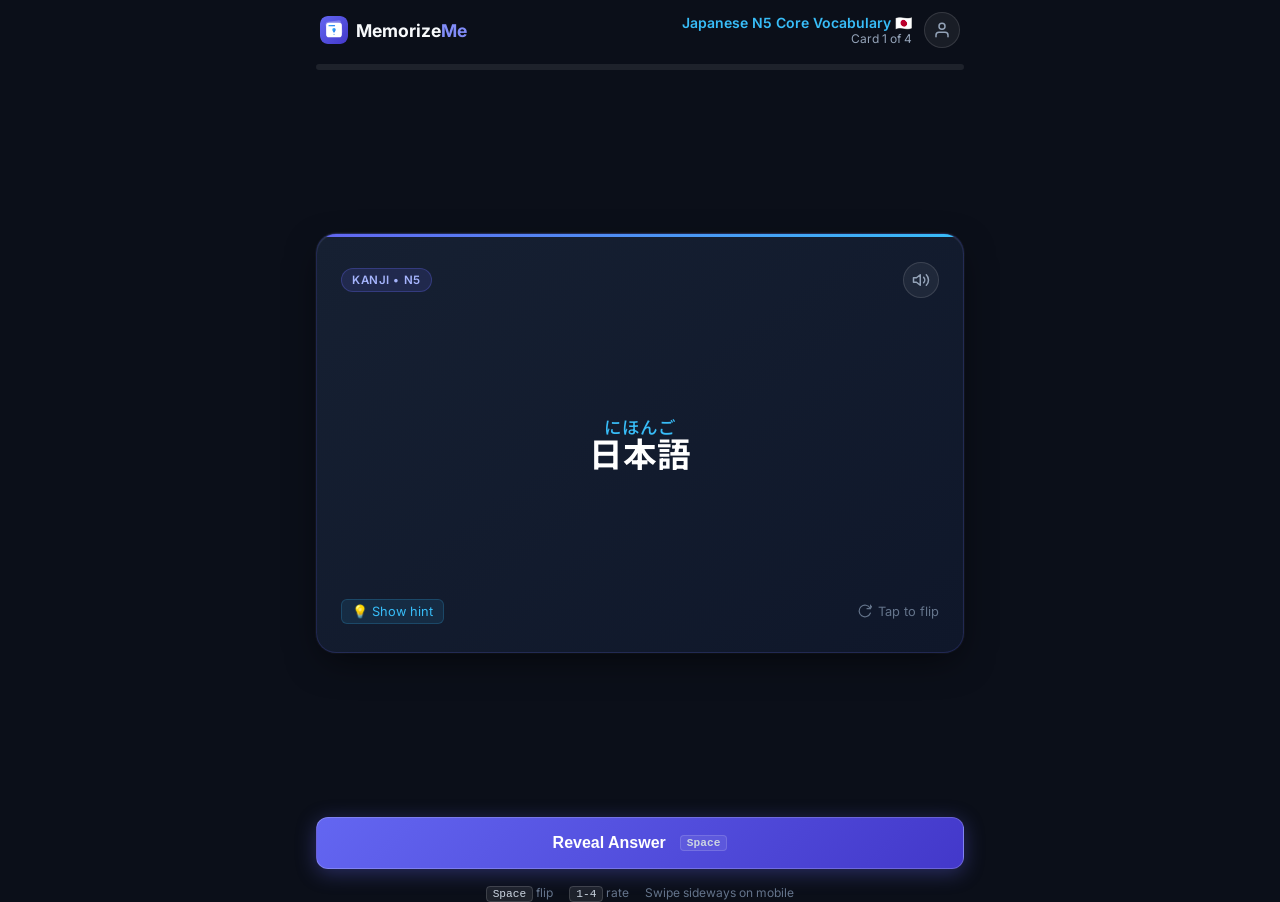
<file: frontend/index.html>
<!DOCTYPE html>
<html lang="en">
  <head>
    <meta charset="UTF-8" />
    <meta
      name="viewport"
      content="width=device-width, initial-scale=1.0, maximum-scale=1.0, user-scalable=no, viewport-fit=cover"
    />
    <meta name="theme-color" content="#4f46e5" />
    <meta name="apple-mobile-web-app-capable" content="yes" />
    <meta name="apple-mobile-web-app-status-bar-style" content="black-translucent" />
    <link rel="manifest" href="./public/manifest.json" />
    <link rel="icon" type="image/svg+xml" href="./public/favicon.svg" />
    <title>MemorizeMe - Study Mode</title>

    <!-- Google Fonts: Inter & Noto Sans JP (for CJK / Japanese Furigana typography) -->
    <link rel="preconnect" href="https://fonts.googleapis.com" />
    <link rel="preconnect" href="https://fonts.gstatic.com" crossorigin />
    <link
      href="https://fonts.googleapis.com/css2?family=Inter:wght@400;500;600;700;800&family=Noto+Sans+JP:wght@400;500;700&display=swap"
      rel="stylesheet"
    />

    <!-- Stylesheets -->
    <link rel="stylesheet" href="./src/assets/styles/main.css" />
    <link rel="stylesheet" href="./src/assets/styles/study.css" />
  </head>
  <body>
    <main class="study-container">
      <!-- Top Navigation & Deck Header -->
      <header class="study-header">
        <a href="./index.html" class="brand-badge" title="MemorizeMe">
          <img src="./public/favicon.svg" alt="MemorizeMe Icon" />
          <span>Memorize<span style="color: #818cf8;">Me</span></span>
        </a>

        <div style="display: flex; align-items: center; gap: 12px;">
          <div class="deck-info">
            <span class="deck-title" id="deckTitle">Japanese N5 Core Vocabulary</span>
            <span class="card-counter" id="cardCounter">Card 1 of 4</span>
          </div>
          <a href="./login.html" class="audio-btn" title="Sign In / Account" aria-label="User Account" style="text-decoration: none;">
            <svg width="18" height="18" viewBox="0 0 24 24" fill="none" stroke="currentColor" stroke-width="2" stroke-linecap="round" stroke-linejoin="round">
              <path d="M20 21v-2a4 4 0 0 0-4-4H8a4 4 0 0 0-4 4v2"></path>
              <circle cx="12" cy="7" r="4"></circle>
            </svg>
          </a>
        </div>
      </header>

      <!-- Spaced Repetition Session Progress Bar -->
      <div class="progress-container" aria-label="Session Progress">
        <div class="progress-bar" id="progressBar"></div>
      </div>

      <!-- 3D Flip Flashcard Interactive Stage -->
      <section class="card-stage" id="cardStage">
        <div class="flashcard-wrapper" id="cardWrapper" role="button" aria-label="Flip flashcard">
          <div class="flashcard-card">
            
            <!-- Front Face (Prompt / Question) -->
            <div class="card-face card-front">
              <div class="card-top">
                <span class="tag-badge" id="frontTag">Kanji • N5</span>
                <button class="audio-btn" id="audioBtn" title="Listen to pronunciation" aria-label="Pronunciation">
                  <svg width="18" height="18" viewBox="0 0 24 24" fill="none" stroke="currentColor" stroke-width="2" stroke-linecap="round" stroke-linejoin="round">
                    <polygon points="11 5 6 9 2 9 2 15 6 15 11 19 11 5"></polygon>
                    <path d="M19.07 4.93a10 10 0 0 1 0 14.14M15.54 8.46a5 5 0 0 1 0 7.07"></path>
                  </svg>
                </button>
              </div>

              <div class="card-body">
                <div class="card-prompt" id="frontPrompt">
                  <ruby>日本語<rt>にほんご</rt></ruby>
                </div>
                <div class="card-explanation" id="hintText" style="display: none;"></div>
              </div>

              <div class="card-bottom">
                <span class="hint-chip" id="hintChip">💡 Show hint</span>
                <span class="flip-hint">
                  <svg width="14" height="14" viewBox="0 0 24 24" fill="none" stroke="currentColor" stroke-width="2" stroke-linecap="round" stroke-linejoin="round">
                    <path d="M21.5 2v6h-6M21.34 15.57a10 10 0 1 1-.57-8.38l5.67-5.67"/>
                  </svg>
                  Tap to flip
                </span>
              </div>
            </div>

            <!-- Back Face (Answer & Explanation) -->
            <div class="card-face card-back">
              <div class="card-top">
                <span class="tag-badge back-badge" id="backTag">Answer</span>
                <span style="font-size: 0.75rem; color: #7dd3fc;">SM-2 Interval</span>
              </div>

              <div class="card-body">
                <div class="card-subtext" id="backAnswer" style="font-size: 1.5rem; font-weight: 700; color: #ffffff;">
                  Japanese language
                </div>
                <div class="card-explanation" id="backExplanation">
                  Composed of 日本 (Nihon = Japan) + 語 (go = language).
                </div>
              </div>

              <div class="card-bottom">
                <span style="color: var(--color-brand-accent); font-size: 0.75rem;">Rate your recall:</span>
                <span class="flip-hint">
                  <svg width="14" height="14" viewBox="0 0 24 24" fill="none" stroke="currentColor" stroke-width="2" stroke-linecap="round" stroke-linejoin="round">
                    <path d="M21.5 2v6h-6M21.34 15.57a10 10 0 1 1-.57-8.38l5.67-5.67"/>
                  </svg>
                  Flip to front
                </span>
              </div>
            </div>

          </div>
        </div>
      </section>

      <!-- Session Completion Card (Hidden by default) -->
      <section class="completion-card" id="completionContainer" style="display: none;">
        <div class="completion-icon">
          <svg width="36" height="36" viewBox="0 0 24 24" fill="none" stroke="#ffffff" stroke-width="2.5" stroke-linecap="round" stroke-linejoin="round">
            <polyline points="20 6 9 17 4 12"></polyline>
          </svg>
        </div>
        <h2 style="font-size: 1.5rem; font-weight: 800; color: #ffffff;">Session Complete! 🎉</h2>
        <p style="color: var(--color-text-muted); font-size: 0.95rem; max-width: 380px;">
          You have reviewed all flashcards scheduled for today. Your spaced repetition intervals have been recalculated.
        </p>

        <div class="stats-grid">
          <div class="stat-item">
            <div class="stat-val" id="statTotal">4</div>
            <div class="stat-lbl">Cards</div>
          </div>
          <div class="stat-item">
            <div class="stat-val" id="statAccuracy">100%</div>
            <div class="stat-lbl">Accuracy</div>
          </div>
          <div class="stat-item">
            <div class="stat-val" id="statTime">15s</div>
            <div class="stat-lbl">Time</div>
          </div>
        </div>

        <button class="btn-reveal" id="btnRestart" style="max-width: 280px; margin-top: 10px;">
          Review Again 🔄
        </button>
      </section>

      <!-- Bottom Interactive Controls -->
      <footer class="controls-area">
        <!-- Visible on Card Front -->
        <div id="frontControls" style="display: flex;">
          <button class="btn-reveal" id="btnReveal">
            <span>Reveal Answer</span>
            <span class="kbd" style="margin-left: 6px;">Space</span>
          </button>
        </div>

        <!-- Visible on Card Back (SM-2 Rating Buttons) -->
        <div class="ratings-grid" id="backControls" style="display: none;">
          <button class="rating-btn btn-blackout" data-rating="0" title="Complete blackout (Shortcut: 1)">
            <span class="label">Forgot</span>
            <span class="interval">1d • 1</span>
          </button>

          <button class="rating-btn btn-hard" data-rating="2" title="Recalled with effort (Shortcut: 2)">
            <span class="label">Hard</span>
            <span class="interval">2d • 2</span>
          </button>

          <button class="rating-btn btn-good" data-rating="3" title="Good recall (Shortcut: 3)">
            <span class="label">Good</span>
            <span class="interval">4d • 3</span>
          </button>

          <button class="rating-btn btn-easy" data-rating="4" title="Very easy (Shortcut: 4)">
            <span class="label">Easy</span>
            <span class="interval">7d • 4</span>
          </button>
        </div>

        <!-- Keyboard and Gesture hints -->
        <div class="shortcuts-hint">
          <span><span class="kbd">Space</span> flip</span>
          <span><span class="kbd">1-4</span> rate</span>
          <span>Swipe sideways on mobile</span>
        </div>
      </footer>
    </main>

    <!-- Study Engine Script -->
    <script src="./src/views/study/study_page.js"></script>
  </body>
</html>
</file>
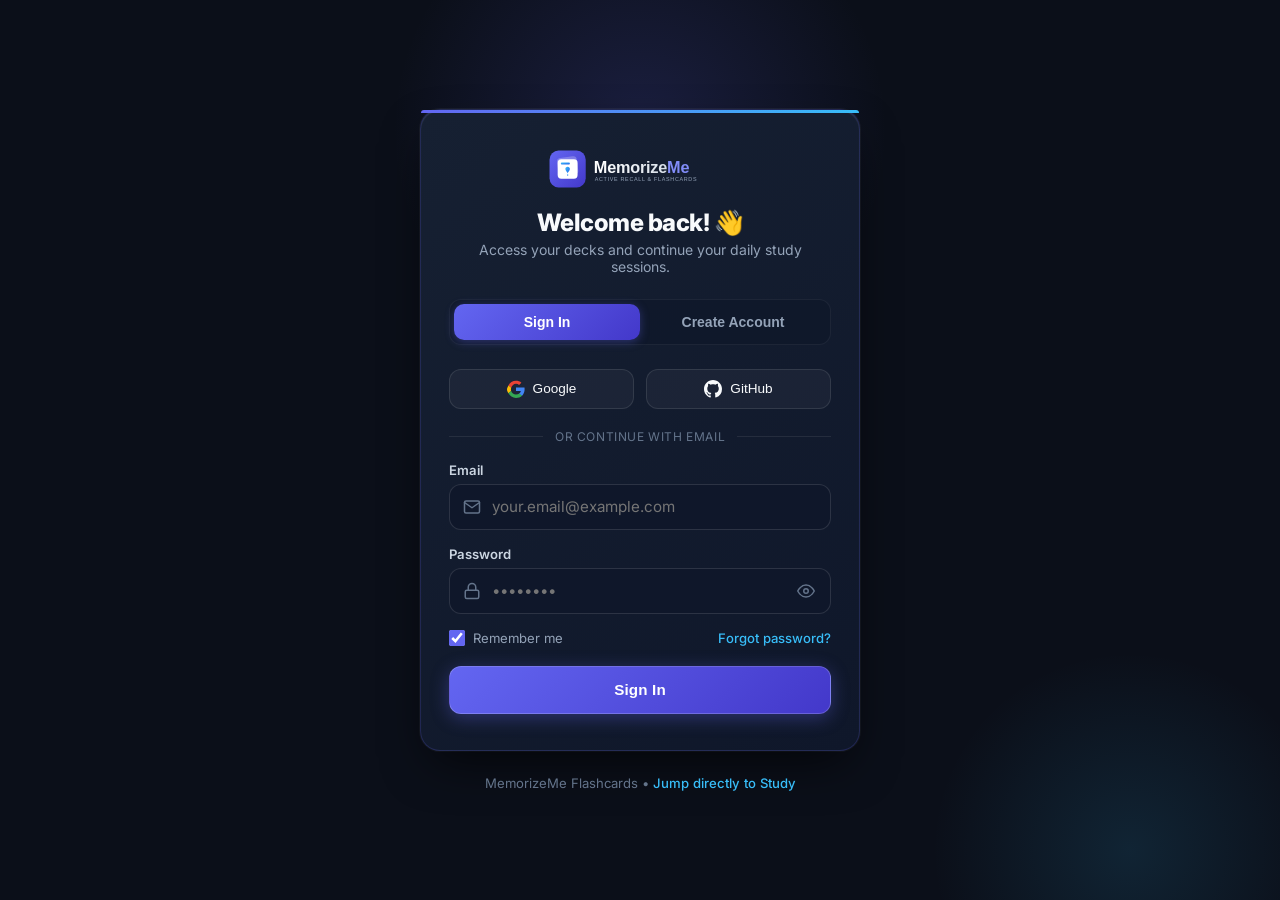
<file: frontend/login.html>
<!DOCTYPE html>
<html lang="en">
  <head>
    <meta charset="UTF-8" />
    <meta
      name="viewport"
      content="width=device-width, initial-scale=1.0, maximum-scale=1.0, user-scalable=no, viewport-fit=cover"
    />
    <meta name="theme-color" content="#4f46e5" />
    <meta name="apple-mobile-web-app-capable" content="yes" />
    <meta name="apple-mobile-web-app-status-bar-style" content="black-translucent" />
    <link rel="manifest" href="./public/manifest.json" />
    <link rel="icon" type="image/svg+xml" href="./public/favicon.svg" />
    <title>MemorizeMe - Sign In</title>

    <!-- Google Fonts: Inter & Noto Sans JP -->
    <link rel="preconnect" href="https://fonts.googleapis.com" />
    <link rel="preconnect" href="https://fonts.gstatic.com" crossorigin />
    <link
      href="https://fonts.googleapis.com/css2?family=Inter:wght@400;500;600;700;800&family=Noto+Sans+JP:wght@400;500;700&display=swap"
      rel="stylesheet"
    />

    <!-- Stylesheets -->
    <link rel="stylesheet" href="./src/assets/styles/main.css" />
    <link rel="stylesheet" href="./src/assets/styles/auth.css" />
  </head>
  <body>
    <div class="auth-wrapper">
      <!-- Ambient Visual Glow Orbs matching Logo Colors -->
      <div class="ambient-glow-1"></div>
      <div class="ambient-glow-2"></div>

      <!-- Main Login / Register Card -->
      <main class="auth-card">
        <!-- Logo Header -->
        <header class="auth-header">
          <a href="./index.html" title="Back to Study">
            <img src="./public/logo.svg" alt="MemorizeMe Logo" />
          </a>
          <h1 class="auth-title" id="authTitle">Welcome back! 👋</h1>
          <p class="auth-subtitle" id="authSubtitle">
            Access your decks and continue your daily study sessions.
          </p>
        </header>

        <!-- Mode Toggle Tabs (Login vs Register) -->
        <div class="auth-tabs" role="tablist">
          <button class="tab-btn active" id="tabLogin" role="tab" aria-selected="true">
            Sign In
          </button>
          <button class="tab-btn" id="tabRegister" role="tab" aria-selected="false">
            Create Account
          </button>
        </div>

        <!-- Social Login Options (Supabase Auth Providers) -->
        <div class="social-grid">
          <button type="button" class="social-btn" id="btnGoogle" title="Sign in with Google">
            <svg width="18" height="18" viewBox="0 0 24 24">
              <path fill="#EA4335" d="M12 5c1.6 0 3 .6 4.1 1.6l3.1-3.1C17.3 1.7 14.8 1 12 1 7.5 1 3.7 3.6 1.9 7.3l3.7 2.9C6.5 7.4 9 5 12 5z"/>
              <path fill="#4285F4" d="M23.5 12.3c0-.8-.1-1.7-.2-2.3H12v4.6h6.5c-.3 1.5-1.1 2.8-2.4 3.7l3.7 2.9c2.2-2 3.7-5 3.7-8.9z"/>
              <path fill="#FBBC05" d="M5.6 14.8c-.2-.7-.4-1.5-.4-2.3 0-.8.2-1.6.4-2.3L1.9 7.3C.7 9.7 0 10.8 0 12.5s.7 2.8 1.9 5.2l3.7-2.9z"/>
              <path fill="#34A853" d="M12 24c3.2 0 6-1.1 8-3l-3.7-2.9c-1.1.7-2.5 1.2-4.3 1.2-3 0-5.5-2-6.4-4.8L1.9 17.4C3.7 21.1 7.5 24 12 24z"/>
            </svg>
            Google
          </button>

          <button type="button" class="social-btn" id="btnGithub" title="Sign in with GitHub">
            <svg width="18" height="18" viewBox="0 0 24 24" fill="currentColor">
              <path d="M12 0C5.37 0 0 5.37 0 12c0 5.31 3.435 9.795 8.205 11.385.6.105.825-.255.825-.57 0-.285-.015-1.23-.015-2.235-3.015.555-3.795-.735-4.035-1.41-.135-.345-.72-1.41-1.23-1.695-.42-.225-1.02-.78-.015-.795.945-.015 1.62.87 1.845 1.23 1.08 1.815 2.805 1.305 3.495.99.105-.78.42-1.305.765-1.605-2.67-.3-5.46-1.335-5.46-5.925 0-1.305.465-2.385 1.23-3.225-.12-.3-.54-1.53.12-3.18 0 0 1.005-.315 3.3 1.23.96-.27 1.98-.405 3-.405s2.04.135 3 .405c2.295-1.56 3.3-1.23 3.3-1.23.66 1.65.24 2.88.12 3.18.765.84 1.23 1.905 1.23 3.225 0 4.605-2.805 5.625-5.475 5.925.435.375.81 1.095.81 2.22 0 1.605-.015 2.895-.015 3.3 0 .315.225.69.825.57A12.02 12.02 0 0 0 24 12c0-6.63-5.37-12-12-12z"/>
            </svg>
            GitHub
          </button>
        </div>

        <div class="divider">or continue with email</div>

        <!-- Feedback Alert Banner -->
        <div class="alert-banner" id="alertBanner" role="alert">
          <svg width="18" height="18" viewBox="0 0 24 24" fill="none" stroke="currentColor" stroke-width="2" stroke-linecap="round" stroke-linejoin="round">
            <circle cx="12" cy="12" r="10"></circle>
            <line x1="12" y1="8" x2="12" y2="12"></line>
            <line x1="12" y1="16" x2="12.01" y2="16"></line>
          </svg>
          <span id="alertText"></span>
        </div>

        <!-- Auth Form -->
        <form id="authForm" novalidate>
          <!-- Name Input (shown in register mode) -->
          <div class="form-group" id="nameGroup" style="display: none;">
            <label class="form-label" for="name">Full Name</label>
            <div class="input-container">
              <span class="input-icon">
                <svg width="18" height="18" viewBox="0 0 24 24" fill="none" stroke="currentColor" stroke-width="2" stroke-linecap="round" stroke-linejoin="round">
                  <path d="M20 21v-2a4 4 0 0 0-4-4H8a4 4 0 0 0-4 4v2"></path>
                  <circle cx="12" cy="7" r="4"></circle>
                </svg>
              </span>
              <input
                type="text"
                id="name"
                class="form-input"
                placeholder="e.g., Alex Morgan"
                autocomplete="name"
              />
            </div>
          </div>

          <!-- Email Input -->
          <div class="form-group">
            <label class="form-label" for="email">Email</label>
            <div class="input-container">
              <span class="input-icon">
                <svg width="18" height="18" viewBox="0 0 24 24" fill="none" stroke="currentColor" stroke-width="2" stroke-linecap="round" stroke-linejoin="round">
                  <path d="M4 4h16c1.1 0 2 .9 2 2v12c0 1.1-.9 2-2 2H4c-1.1 0-2-.9-2-2V6c0-1.1.9-2 2-2z"></path>
                  <polyline points="22,6 12,13 2,6"></polyline>
                </svg>
              </span>
              <input
                type="email"
                id="email"
                class="form-input"
                placeholder="your.email@example.com"
                required
                autocomplete="email"
              />
            </div>
          </div>

          <!-- Password Input -->
          <div class="form-group">
            <label class="form-label" for="password">Password</label>
            <div class="input-container">
              <span class="input-icon">
                <svg width="18" height="18" viewBox="0 0 24 24" fill="none" stroke="currentColor" stroke-width="2" stroke-linecap="round" stroke-linejoin="round">
                  <rect x="3" y="11" width="18" height="11" rx="2" ry="2"></rect>
                  <path d="M7 11V7a5 5 0 0 1 10 0v4"></path>
                </svg>
              </span>
              <input
                type="password"
                id="password"
                class="form-input"
                placeholder="••••••••"
                required
                autocomplete="current-password"
              />
              <button
                type="button"
                class="toggle-password-btn"
                id="togglePassword"
                title="Show/Hide password"
                aria-label="Show or hide password"
              >
                <svg width="18" height="18" viewBox="0 0 24 24" fill="none" stroke="currentColor" stroke-width="2" stroke-linecap="round" stroke-linejoin="round">
                  <path d="M1 12s4-8 11-8 11 8 11 8-4 8-11 8-11-8-11-8z"></path>
                  <circle cx="12" cy="12" r="3"></circle>
                </svg>
              </button>
            </div>
          </div>

          <!-- Confirm Password (shown in register mode) -->
          <div class="form-group" id="confirmPasswordGroup" style="display: none;">
            <label class="form-label" for="confirmPassword">Confirm Password</label>
            <div class="input-container">
              <span class="input-icon">
                <svg width="18" height="18" viewBox="0 0 24 24" fill="none" stroke="currentColor" stroke-width="2" stroke-linecap="round" stroke-linejoin="round">
                  <rect x="3" y="11" width="18" height="11" rx="2" ry="2"></rect>
                  <path d="M7 11V7a5 5 0 0 1 10 0v4"></path>
                </svg>
              </span>
              <input
                type="password"
                id="confirmPassword"
                class="form-input"
                placeholder="Re-enter your password"
                autocomplete="new-password"
              />
            </div>
          </div>

          <!-- Extra Options (Remember Me & Forgot Password) -->
          <div class="form-extra" id="formExtra">
            <label class="checkbox-label">
              <input type="checkbox" id="rememberMe" checked />
              <span>Remember me</span>
            </label>
            <a href="#" class="forgot-link" id="forgotLink">Forgot password?</a>
          </div>

          <!-- Action Submit Button -->
          <button type="submit" class="btn-submit" id="submitBtn">
            <span class="spinner" id="submitSpinner" style="display: none;"></span>
            <span id="submitBtnText">Sign In</span>
          </button>
        </form>
      </main>

      <!-- Bottom Navigation Footer -->
      <footer class="auth-footer">
        <p>
          MemorizeMe Flashcards • <a href="./index.html">Jump directly to Study</a>
        </p>
      </footer>
    </div>

    <!-- Auth Script -->
    <script src="./src/views/auth/auth_page.js"></script>
  </body>
</html>
</file>
<file: frontend/src/assets/styles/main.css>
@import "./safe-area.css";

/* ==============================================================================
   MemorizeMe Global Stylesheet
   Mobile-First, CJK Japanese Typography, and 3D Card Flip Transitions
   ============================================================================== */

*, *::before, *::after {
  box-sizing: border-box;
  margin: 0;
  padding: 0;
  -webkit-tap-highlight-color: transparent;
}

body {
  font-family: 'Inter', 'Noto Sans JP', 'Hiragino Kaku Gothic ProN', -apple-system, BlinkMacSystemFont, 'Segoe UI', Roboto, sans-serif;
  background-color: #0b0f19;
  color: #f1f5f9;
  min-height: 100vh;
  min-height: 100dvh; /* Dynamic viewport height for mobile keyboards/bars */
  overflow-x: hidden;
  text-rendering: optimizeLegibility;
  -webkit-font-smoothing: antialiased;
}

/* Ruby Furigana styling for Japanese cards */
ruby {
  ruby-align: center;
}

rt {
  font-size: 0.6em;
  color: #94a3b8;
  user-select: none;
}

/* 3D Flip Card Container */
.flashcard-perspective {
  perspective: 1000px;
}

.flashcard-inner {
  position: relative;
  width: 100%;
  height: 100%;
  transition: transform 0.6s cubic-bezier(0.4, 0.2, 0.2, 1);
  transform-style: preserve-3d;
}

.flashcard-inner.is-flipped {
  transform: rotateY(180deg);
}

.flashcard-face {
  position: absolute;
  width: 100%;
  height: 100%;
  backface-visibility: hidden;
  -webkit-backface-visibility: hidden;
  border-radius: 1rem;
}

.flashcard-back {
  transform: rotateY(180deg);
}
</file>
<file: frontend/src/assets/styles/study.css>
/* ==============================================================================
   MemorizeMe: Study View Stylesheet
   Brand Colors: Indigo (#6366f1 - #4338ca) & Sky Blue (#38bdf8 - #2563eb)
   ============================================================================== */

:root {
  --color-bg-base: #0b0f19;
  --color-bg-surface: #111827;
  --color-bg-card: #182234;
  --color-bg-card-hover: #1e2b42;
  
  --color-brand-primary: #6366f1;
  --color-brand-primary-dark: #4338ca;
  --color-brand-accent: #38bdf8;
  --color-brand-accent-dark: #2563eb;
  
  --color-border: rgba(99, 102, 241, 0.18);
  --color-border-glow: rgba(56, 189, 248, 0.45);
  
  --color-text-main: #f8fafc;
  --color-text-muted: #94a3b8;
  --color-text-dim: #64748b;

  /* SM-2 Recall Feedback Colors */
  --color-rating-blackout: #ef4444;
  --color-rating-hard: #f59e0b;
  --color-rating-good: #6366f1;
  --color-rating-easy: #10b981;

  --radius-card: 1.25rem;
  --radius-btn: 0.75rem;
  --transition-smooth: 0.3s cubic-bezier(0.4, 0, 0.2, 1);
}

/* Page Layout */
.study-container {
  display: flex;
  flex-direction: column;
  min-height: 100vh;
  min-height: 100dvh;
  max-width: 680px;
  margin: 0 auto;
  padding: env(safe-area-inset-top, 16px) 16px env(safe-area-inset-bottom, 16px);
  position: relative;
}

/* Header */
.study-header {
  display: flex;
  align-items: center;
  justify-content: space-between;
  padding: 12px 4px 8px;
  gap: 12px;
}

.brand-badge {
  display: flex;
  align-items: center;
  gap: 8px;
  text-decoration: none;
  color: var(--color-text-main);
  font-weight: 700;
  font-size: 1.1rem;
}

.brand-badge img {
  width: 28px;
  height: 28px;
  border-radius: 8px;
}

.deck-info {
  display: flex;
  flex-direction: column;
  align-items: flex-end;
}

.deck-title {
  font-size: 0.875rem;
  font-weight: 600;
  color: var(--color-brand-accent);
}

.card-counter {
  font-size: 0.75rem;
  color: var(--color-text-muted);
}

/* Progress Bar */
.progress-container {
  width: 100%;
  height: 6px;
  background: rgba(255, 255, 255, 0.08);
  border-radius: 9999px;
  overflow: hidden;
  margin: 8px 0 20px;
}

.progress-bar {
  height: 100%;
  width: 0%;
  background: linear-gradient(90deg, var(--color-brand-primary) 0%, var(--color-brand-accent) 100%);
  border-radius: 9999px;
  transition: width var(--transition-smooth);
  box-shadow: 0 0 12px rgba(56, 189, 248, 0.5);
}

/* 3D Flashcard Stage */
.card-stage {
  flex: 1;
  display: flex;
  align-items: center;
  justify-content: center;
  perspective: 1200px;
  padding: 10px 0 20px;
}

.flashcard-wrapper {
  width: 100%;
  height: 420px;
  max-height: 58vh;
  position: relative;
  cursor: pointer;
  user-select: none;
  -webkit-user-select: none;
}

.flashcard-card {
  width: 100%;
  height: 100%;
  position: relative;
  transform-style: preserve-3d;
  transition: transform 0.65s cubic-bezier(0.34, 1.4, 0.64, 1);
  border-radius: var(--radius-card);
}

.flashcard-wrapper.is-flipped .flashcard-card {
  transform: rotateY(180deg);
}

/* Card Faces (Front & Back) */
.card-face {
  position: absolute;
  top: 0;
  left: 0;
  width: 100%;
  height: 100%;
  backface-visibility: hidden;
  -webkit-backface-visibility: hidden;
  border-radius: var(--radius-card);
  padding: 28px 24px;
  display: flex;
  flex-direction: column;
  justify-content: space-between;
  background: linear-gradient(145deg, #162032 0%, #0f172a 100%);
  border: 1px solid var(--color-border);
  box-shadow: 0 12px 36px -8px rgba(0, 0, 0, 0.6),
              0 0 0 1px rgba(255, 255, 255, 0.04),
              inset 0 1px 1px rgba(255, 255, 255, 0.1);
  overflow: hidden;
}

/* Glowing Accent Border */
.card-face::before {
  content: "";
  position: absolute;
  top: 0;
  left: 0;
  right: 0;
  height: 3px;
  background: linear-gradient(90deg, var(--color-brand-primary), var(--color-brand-accent));
}

.card-face.card-back {
  transform: rotateY(180deg);
  background: linear-gradient(145deg, #1a2238 0%, #111827 100%);
  border-color: rgba(56, 189, 248, 0.3);
}

.card-face.card-back::before {
  background: linear-gradient(90deg, var(--color-brand-accent), #10b981);
}

/* Card Header */
.card-top {
  display: flex;
  justify-content: space-between;
  align-items: center;
}

.tag-badge {
  font-size: 0.72rem;
  font-weight: 600;
  text-transform: uppercase;
  letter-spacing: 0.05em;
  padding: 4px 10px;
  border-radius: 9999px;
  background: rgba(99, 102, 241, 0.15);
  color: #a5b4fc;
  border: 1px solid rgba(99, 102, 241, 0.3);
}

.tag-badge.back-badge {
  background: rgba(56, 189, 248, 0.15);
  color: #7dd3fc;
  border-color: rgba(56, 189, 248, 0.3);
}

.audio-btn {
  background: rgba(255, 255, 255, 0.06);
  border: 1px solid rgba(255, 255, 255, 0.12);
  color: var(--color-text-muted);
  width: 36px;
  height: 36px;
  border-radius: 50%;
  display: flex;
  align-items: center;
  justify-content: center;
  cursor: pointer;
  transition: all var(--transition-smooth);
}

.audio-btn:hover {
  background: rgba(99, 102, 241, 0.25);
  color: #ffffff;
  border-color: var(--color-brand-primary);
  transform: scale(1.05);
}

/* Card Body Content */
.card-body {
  flex: 1;
  display: flex;
  flex-direction: column;
  justify-content: center;
  align-items: center;
  text-align: center;
  padding: 16px 0;
  gap: 14px;
}

.card-prompt {
  font-size: 2.1rem;
  font-weight: 700;
  line-height: 1.35;
  color: #ffffff;
  word-break: break-word;
}

/* Japanese Furigana typography */
.card-prompt ruby {
  ruby-position: over;
  ruby-align: center;
}

.card-prompt rt {
  font-size: 0.52em;
  color: #38bdf8;
  font-weight: 500;
  letter-spacing: 0.05em;
}

.card-subtext {
  font-size: 1.05rem;
  color: #cbd5e1;
  max-width: 90%;
  line-height: 1.5;
}

.card-explanation {
  font-size: 0.95rem;
  color: #94a3b8;
  line-height: 1.6;
  text-align: center;
  background: rgba(15, 23, 42, 0.6);
  padding: 12px 18px;
  border-radius: 12px;
  border: 1px solid rgba(255, 255, 255, 0.05);
  width: 100%;
}

/* Card Bottom Hints & Flip Indicator */
.card-bottom {
  display: flex;
  justify-content: space-between;
  align-items: center;
  font-size: 0.8rem;
  color: var(--color-text-dim);
}

.hint-chip {
  cursor: pointer;
  color: var(--color-brand-accent);
  background: rgba(56, 189, 248, 0.1);
  padding: 4px 10px;
  border-radius: 6px;
  border: 1px solid rgba(56, 189, 248, 0.2);
  transition: all var(--transition-smooth);
}

.hint-chip:hover {
  background: rgba(56, 189, 248, 0.2);
}

.flip-hint {
  display: flex;
  align-items: center;
  gap: 6px;
}

/* Controls / Action Bar */
.controls-area {
  padding-top: 12px;
  display: flex;
  flex-direction: column;
  gap: 12px;
}

/* Reveal Button (shown on front) */
.btn-reveal {
  width: 100%;
  height: 52px;
  background: linear-gradient(135deg, var(--color-brand-primary) 0%, var(--color-brand-primary-dark) 100%);
  color: #ffffff;
  border: 1px solid rgba(255, 255, 255, 0.2);
  border-radius: var(--radius-btn);
  font-size: 1rem;
  font-weight: 600;
  display: flex;
  align-items: center;
  justify-content: center;
  gap: 8px;
  cursor: pointer;
  box-shadow: 0 4px 20px rgba(99, 102, 241, 0.35);
  transition: all var(--transition-smooth);
}

.btn-reveal:hover {
  filter: brightness(1.1);
  transform: translateY(-1px);
  box-shadow: 0 6px 24px rgba(99, 102, 241, 0.5);
}

.btn-reveal:active {
  transform: translateY(1px);
}

/* Rating Buttons Grid (shown on back) */
.ratings-grid {
  display: grid;
  grid-template-columns: repeat(4, 1fr);
  gap: 8px;
}

.rating-btn {
  display: flex;
  flex-direction: column;
  align-items: center;
  justify-content: center;
  padding: 10px 4px;
  min-height: 58px;
  background: var(--color-bg-card);
  border: 1px solid rgba(255, 255, 255, 0.08);
  border-radius: var(--radius-btn);
  cursor: pointer;
  transition: all var(--transition-smooth);
  color: var(--color-text-main);
  position: relative;
  overflow: hidden;
}

.rating-btn .label {
  font-size: 0.82rem;
  font-weight: 700;
  letter-spacing: 0.02em;
}

.rating-btn .interval {
  font-size: 0.7rem;
  color: var(--color-text-muted);
  margin-top: 2px;
}

.rating-btn.btn-blackout:hover {
  background: rgba(239, 68, 68, 0.15);
  border-color: var(--color-rating-blackout);
  color: #fca5a5;
}

.rating-btn.btn-hard:hover {
  background: rgba(245, 158, 11, 0.15);
  border-color: var(--color-rating-hard);
  color: #fde68a;
}

.rating-btn.btn-good:hover {
  background: rgba(99, 102, 241, 0.18);
  border-color: var(--color-rating-good);
  color: #c7d2fe;
}

.rating-btn.btn-easy:hover {
  background: rgba(16, 185, 129, 0.15);
  border-color: var(--color-rating-easy);
  color: #a7f3d0;
}

/* Shortcuts Hint Bar */
.shortcuts-hint {
  display: flex;
  justify-content: center;
  align-items: center;
  gap: 16px;
  font-size: 0.75rem;
  color: var(--color-text-dim);
  padding-top: 4px;
}

.kbd {
  background: rgba(255, 255, 255, 0.08);
  border: 1px solid rgba(255, 255, 255, 0.14);
  padding: 1px 6px;
  border-radius: 4px;
  font-family: monospace;
  font-size: 0.7rem;
  color: #cbd5e1;
}

/* Session Completion Screen */
.completion-card {
  text-align: center;
  padding: 40px 24px;
  background: linear-gradient(145deg, #162032 0%, #0f172a 100%);
  border: 1px solid var(--color-border);
  border-radius: var(--radius-card);
  box-shadow: 0 16px 48px -12px rgba(0, 0, 0, 0.7);
  display: flex;
  flex-direction: column;
  align-items: center;
  gap: 20px;
  animation: fadeIn 0.5s ease-out;
}

.completion-icon {
  width: 72px;
  height: 72px;
  border-radius: 50%;
  background: linear-gradient(135deg, var(--color-brand-primary), var(--color-brand-accent));
  display: flex;
  align-items: center;
  justify-content: center;
  box-shadow: 0 0 30px rgba(99, 102, 241, 0.4);
}

.stats-grid {
  display: grid;
  grid-template-columns: repeat(3, 1fr);
  gap: 12px;
  width: 100%;
  max-width: 420px;
  margin: 10px 0;
}

.stat-item {
  background: rgba(255, 255, 255, 0.04);
  padding: 12px;
  border-radius: 12px;
  border: 1px solid rgba(255, 255, 255, 0.06);
}

.stat-val {
  font-size: 1.5rem;
  font-weight: 700;
  color: var(--color-brand-accent);
}

.stat-lbl {
  font-size: 0.75rem;
  color: var(--color-text-muted);
}

@keyframes fadeIn {
  from { opacity: 0; transform: translateY(10px); }
  to { opacity: 1; transform: translateY(0); }
}

/* Mobile Media Queries */
@media (max-width: 480px) {
  .card-prompt {
    font-size: 1.8rem;
  }
  .flashcard-wrapper {
    height: 380px;
  }
  .ratings-grid {
    gap: 6px;
  }
  .shortcuts-hint {
    display: none; /* Hide keyboard hints on mobile devices */
  }
}
</file>
<file: frontend/src/assets/styles/auth.css>
/* ==============================================================================
   MemorizeMe: Auth & Login View Stylesheet
   Brand Colors: Indigo (#6366f1 - #4338ca) & Sky Blue (#38bdf8 - #2563eb)
   ============================================================================== */

:root {
  --color-bg-base: #0b0f19;
  --color-bg-surface: #111827;
  --color-bg-card: #162032;
  --color-bg-input: #0f172a;
  
  --color-brand-primary: #6366f1;
  --color-brand-primary-dark: #4338ca;
  --color-brand-accent: #38bdf8;
  --color-brand-accent-dark: #2563eb;
  
  --color-border: rgba(99, 102, 241, 0.2);
  --color-border-focus: #6366f1;
  --color-border-glow: rgba(56, 189, 248, 0.4);

  --color-text-main: #f8fafc;
  --color-text-muted: #94a3b8;
  --color-text-dim: #64748b;

  --color-error: #ef4444;
  --color-success: #10b981;

  --radius-card: 1.25rem;
  --radius-btn: 0.75rem;
  --radius-input: 0.75rem;
  --transition-smooth: 0.25s cubic-bezier(0.4, 0, 0.2, 1);
}

/* Page Layout */
.auth-wrapper {
  min-height: 100vh;
  min-height: 100dvh;
  display: flex;
  flex-direction: column;
  justify-content: center;
  align-items: center;
  padding: env(safe-area-inset-top, 24px) 20px env(safe-area-inset-bottom, 24px);
  position: relative;
  overflow: hidden;
  background-color: var(--color-bg-base);
}

/* Ambient Background Glow Orbs */
.ambient-glow-1 {
  position: absolute;
  top: -120px;
  left: 50%;
  transform: translateX(-50%);
  width: 500px;
  height: 500px;
  background: radial-gradient(circle, rgba(99, 102, 241, 0.18) 0%, rgba(11, 15, 25, 0) 70%);
  pointer-events: none;
  z-index: 0;
}

.ambient-glow-2 {
  position: absolute;
  bottom: -150px;
  right: -50px;
  width: 400px;
  height: 400px;
  background: radial-gradient(circle, rgba(56, 189, 248, 0.12) 0%, rgba(11, 15, 25, 0) 70%);
  pointer-events: none;
  z-index: 0;
}

/* Main Auth Card */
.auth-card {
  width: 100%;
  max-width: 440px;
  background: linear-gradient(145deg, #162032 0%, #0f172a 100%);
  border: 1px solid var(--color-border);
  border-radius: var(--radius-card);
  padding: 36px 28px;
  box-shadow: 0 20px 48px -12px rgba(0, 0, 0, 0.7),
              0 0 0 1px rgba(255, 255, 255, 0.05),
              inset 0 1px 1px rgba(255, 255, 255, 0.1);
  position: relative;
  z-index: 1;
  animation: cardFadeIn 0.4s ease-out;
}

/* Glowing Top Border Accent */
.auth-card::before {
  content: "";
  position: absolute;
  top: 0;
  left: 0;
  right: 0;
  height: 3px;
  background: linear-gradient(90deg, var(--color-brand-primary), var(--color-brand-accent));
  border-radius: var(--radius-card) var(--radius-card) 0 0;
}

/* Brand Header */
.auth-header {
  text-align: center;
  margin-bottom: 24px;
}

.auth-header img {
  width: 190px;
  height: auto;
  margin-bottom: 12px;
}

.auth-title {
  font-size: 1.5rem;
  font-weight: 800;
  color: var(--color-text-main);
  letter-spacing: -0.02em;
}

.auth-subtitle {
  font-size: 0.875rem;
  color: var(--color-text-muted);
  margin-top: 4px;
}

/* Auth Mode Tabs (Entrar / Criar Conta) */
.auth-tabs {
  display: flex;
  background: rgba(15, 23, 42, 0.7);
  padding: 4px;
  border-radius: var(--radius-btn);
  border: 1px solid rgba(255, 255, 255, 0.06);
  margin-bottom: 24px;
}

.tab-btn {
  flex: 1;
  padding: 10px 0;
  font-size: 0.875rem;
  font-weight: 600;
  background: transparent;
  border: none;
  color: var(--color-text-muted);
  border-radius: calc(var(--radius-btn) - 2px);
  cursor: pointer;
  transition: all var(--transition-smooth);
}

.tab-btn.active {
  background: linear-gradient(135deg, var(--color-brand-primary) 0%, var(--color-brand-primary-dark) 100%);
  color: #ffffff;
  box-shadow: 0 2px 10px rgba(99, 102, 241, 0.35);
}

/* Social Buttons Grid */
.social-grid {
  display: grid;
  grid-template-columns: 1fr 1fr;
  gap: 12px;
  margin-bottom: 20px;
}

.social-btn {
  display: flex;
  align-items: center;
  justify-content: center;
  gap: 8px;
  padding: 10px 14px;
  background: rgba(255, 255, 255, 0.04);
  border: 1px solid rgba(255, 255, 255, 0.1);
  border-radius: var(--radius-btn);
  color: var(--color-text-main);
  font-size: 0.85rem;
  font-weight: 500;
  cursor: pointer;
  transition: all var(--transition-smooth);
}

.social-btn:hover {
  background: rgba(255, 255, 255, 0.08);
  border-color: rgba(255, 255, 255, 0.2);
  transform: translateY(-1px);
}

/* Divider */
.divider {
  display: flex;
  align-items: center;
  text-align: center;
  margin: 18px 0;
  color: var(--color-text-dim);
  font-size: 0.75rem;
  text-transform: uppercase;
  letter-spacing: 0.05em;
}

.divider::before,
.divider::after {
  content: "";
  flex: 1;
  border-bottom: 1px solid rgba(255, 255, 255, 0.08);
}

.divider:not(:empty)::before {
  margin-right: 12px;
}

.divider:not(:empty)::after {
  margin-left: 12px;
}

/* Form Groups */
.form-group {
  margin-bottom: 16px;
  text-align: left;
}

.form-label {
  display: block;
  font-size: 0.82rem;
  font-weight: 600;
  color: #cbd5e1;
  margin-bottom: 6px;
}

.input-container {
  position: relative;
  display: flex;
  align-items: center;
}

.input-icon {
  position: absolute;
  left: 14px;
  color: var(--color-text-dim);
  pointer-events: none;
  display: flex;
  align-items: center;
}

.form-input {
  width: 100%;
  height: 46px;
  background: var(--color-bg-input);
  border: 1px solid rgba(255, 255, 255, 0.12);
  border-radius: var(--radius-input);
  padding: 0 14px 0 42px;
  font-size: 0.95rem;
  color: var(--color-text-main);
  outline: none;
  transition: all var(--transition-smooth);
  font-family: inherit;
}

.form-input:focus {
  border-color: var(--color-brand-primary);
  box-shadow: 0 0 0 3px rgba(99, 102, 241, 0.25);
}

.toggle-password-btn {
  position: absolute;
  right: 12px;
  background: transparent;
  border: none;
  color: var(--color-text-dim);
  cursor: pointer;
  display: flex;
  align-items: center;
  padding: 4px;
}

.toggle-password-btn:hover {
  color: var(--color-text-main);
}

/* Form Extra Row (Remember Me & Forgot Password) */
.form-extra {
  display: flex;
  justify-content: space-between;
  align-items: center;
  font-size: 0.82rem;
  margin-bottom: 20px;
}

.checkbox-label {
  display: flex;
  align-items: center;
  gap: 8px;
  color: var(--color-text-muted);
  cursor: pointer;
}

.checkbox-label input[type="checkbox"] {
  accent-color: var(--color-brand-primary);
  width: 16px;
  height: 16px;
  cursor: pointer;
}

.forgot-link {
  color: var(--color-brand-accent);
  text-decoration: none;
  font-weight: 500;
  transition: color var(--transition-smooth);
}

.forgot-link:hover {
  color: #7dd3fc;
  text-decoration: underline;
}

/* Submit Action Button */
.btn-submit {
  width: 100%;
  height: 48px;
  background: linear-gradient(135deg, var(--color-brand-primary) 0%, var(--color-brand-primary-dark) 100%);
  color: #ffffff;
  border: 1px solid rgba(255, 255, 255, 0.18);
  border-radius: var(--radius-btn);
  font-size: 0.95rem;
  font-weight: 700;
  letter-spacing: 0.01em;
  display: flex;
  align-items: center;
  justify-content: center;
  gap: 8px;
  cursor: pointer;
  box-shadow: 0 4px 18px rgba(99, 102, 241, 0.35);
  transition: all var(--transition-smooth);
}

.btn-submit:hover {
  filter: brightness(1.1);
  transform: translateY(-1px);
  box-shadow: 0 6px 22px rgba(99, 102, 241, 0.45);
}

.btn-submit:active {
  transform: translateY(1px);
}

.btn-submit:disabled {
  opacity: 0.6;
  cursor: not-allowed;
  transform: none;
}

/* Alert / Notification Banner */
.alert-banner {
  padding: 10px 14px;
  border-radius: 8px;
  font-size: 0.85rem;
  margin-bottom: 16px;
  display: none;
  align-items: center;
  gap: 8px;
  animation: alertPop 0.2s ease-out;
}

.alert-banner.error {
  background: rgba(239, 68, 68, 0.12);
  border: 1px solid rgba(239, 68, 68, 0.3);
  color: #fca5a5;
}

.alert-banner.success {
  background: rgba(16, 185, 129, 0.12);
  border: 1px solid rgba(16, 185, 129, 0.3);
  color: #86efac;
}

/* Footer / Back Link */
.auth-footer {
  margin-top: 24px;
  font-size: 0.82rem;
  color: var(--color-text-dim);
  text-align: center;
  z-index: 1;
}

.auth-footer a {
  color: var(--color-brand-accent);
  text-decoration: none;
  font-weight: 500;
}

.auth-footer a:hover {
  text-decoration: underline;
}

/* Loading Spinner */
.spinner {
  width: 18px;
  height: 18px;
  border: 2px solid rgba(255, 255, 255, 0.3);
  border-radius: 50%;
  border-top-color: #ffffff;
  animation: spin 0.7s linear infinite;
}

@keyframes spin {
  to { transform: rotate(360deg); }
}

@keyframes cardFadeIn {
  from { opacity: 0; transform: translateY(14px) scale(0.98); }
  to { opacity: 1; transform: translateY(0) scale(1); }
}

@keyframes alertPop {
  from { opacity: 0; transform: translateY(-4px); }
  to { opacity: 1; transform: translateY(0); }
}

@media (max-width: 480px) {
  .auth-card {
    padding: 28px 20px;
    border-radius: 1rem;
  }
}
</file>
